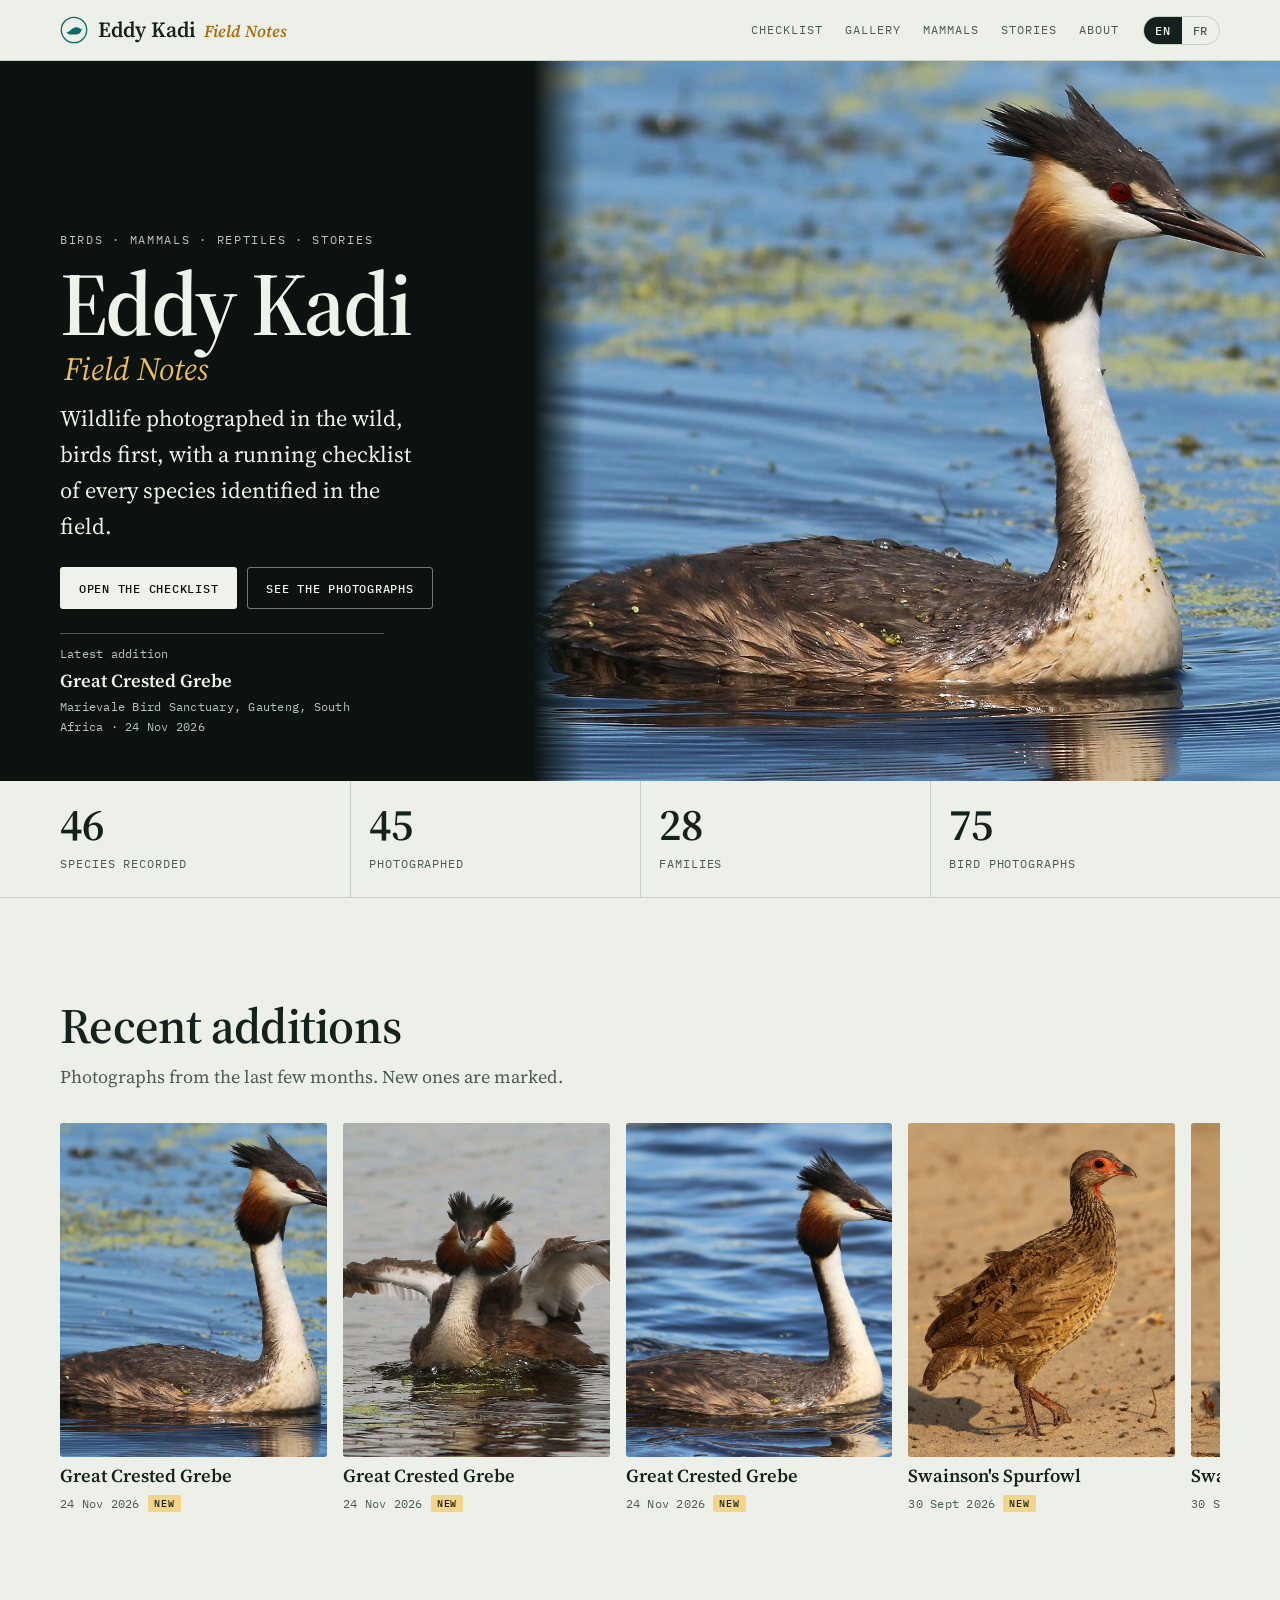
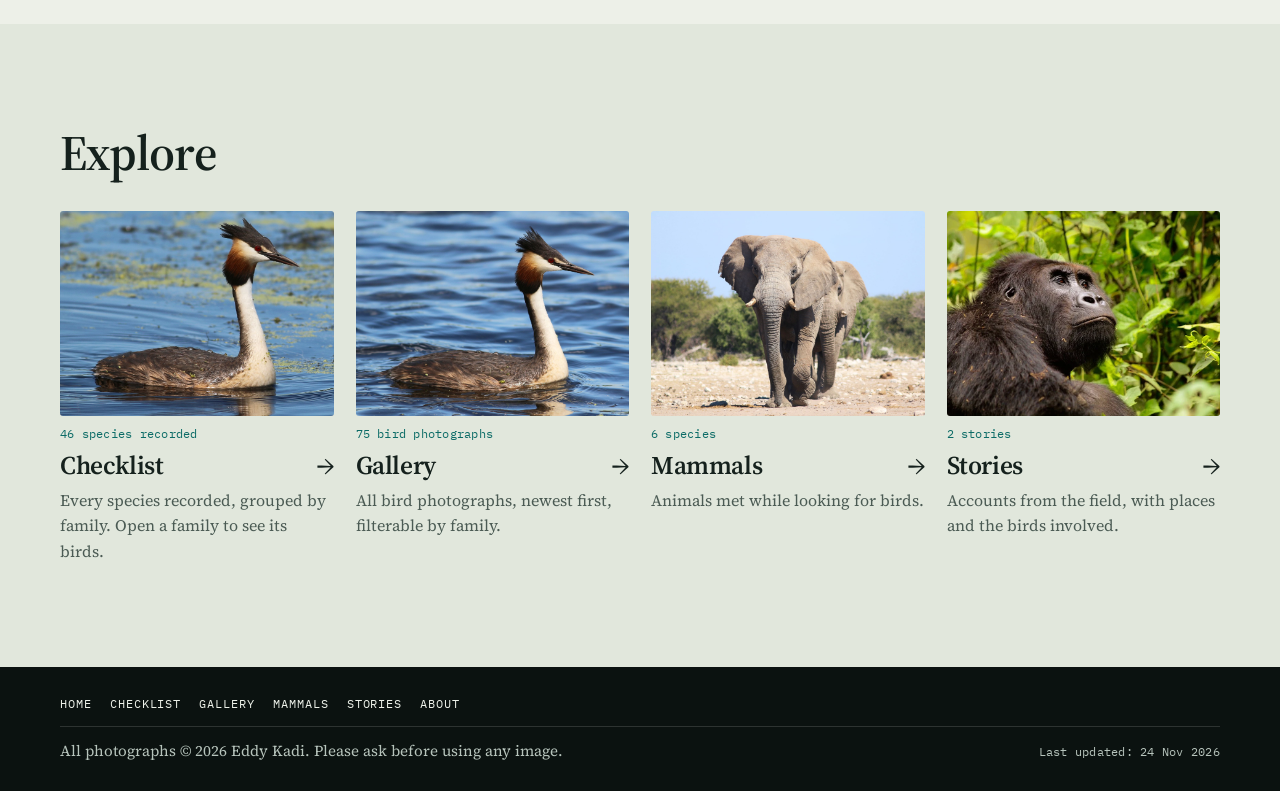
<file: index.html>
<!doctype html>
<html lang="en">
<head>
<meta charset="utf-8">
<meta name="viewport" content="width=device-width, initial-scale=1, viewport-fit=cover">
<title>Eddy Kadi: Field Notes</title>
<meta name="description" content="Eddy Kadi: Field Notes. Birds, mammals, reptiles and stories from the field, with a species checklist. Carnets de terrain : oiseaux, mammifères, reptiles et récits.">
<link rel="preconnect" href="https://fonts.googleapis.com">
<link rel="preconnect" href="https://fonts.gstatic.com" crossorigin>
<link rel="stylesheet" href="https://fonts.googleapis.com/css2?family=Source+Serif+4:ital,opsz,wght@0,8..60,400;0,8..60,500;0,8..60,600;0,8..60,700;1,8..60,400;1,8..60,500&family=IBM+Plex+Mono:wght@400;500&display=swap">
<link rel="stylesheet" href="assets/css/site.css?v=20261119b">
</head>
<body>
<div id="site-header"></div>
<main id="main" data-page="home">
  <section class="hero">
    <div class="hero-photo" id="hero-photo"></div>
    <div class="wrap hero-in">
      <p class="kicker" data-t="hero.kicker"></p>
      <h1 class="hero-name"><span data-site-name>Eddy Kadi</span><span class="hero-sub" data-t="brand.sub">Field Notes</span></h1>
      <p class="hero-lede" data-t="hero.lede"></p>
      <div class="hero-actions">
        <a class="btn btn-solid" href="checklist.html" data-t="hero.cta.checklist"></a>
        <a class="btn btn-ghost" href="gallery.html" data-t="hero.cta.gallery"></a>
      </div>
      <div class="hero-caption" id="hero-caption"></div>
    </div>
  </section>

  <section class="stats" aria-label="Summary">
    <div class="wrap stats-in" id="stats"></div>
  </section>

  <section class="section">
    <div class="wrap">
      <header class="sec-head">
        <h2 data-t="recent.title"></h2>
        <p data-t="recent.sub"></p>
      </header>
      <div class="recent-strip" id="recent-strip"></div>
    </div>
  </section>

  <section class="section section-alt">
    <div class="wrap">
      <header class="sec-head">
        <h2 data-t="explore.title"></h2>
      </header>
      <div class="explore" id="explore"></div>
    </div>
  </section>
</main>
<div id="site-footer"></div>
<script src="assets/js/content.js?v=20261119b"></script>
<script src="assets/js/i18n.js?v=20261119b"></script>
<script src="assets/js/app.js?v=20261119b"></script>
</body>
</html>
</file>
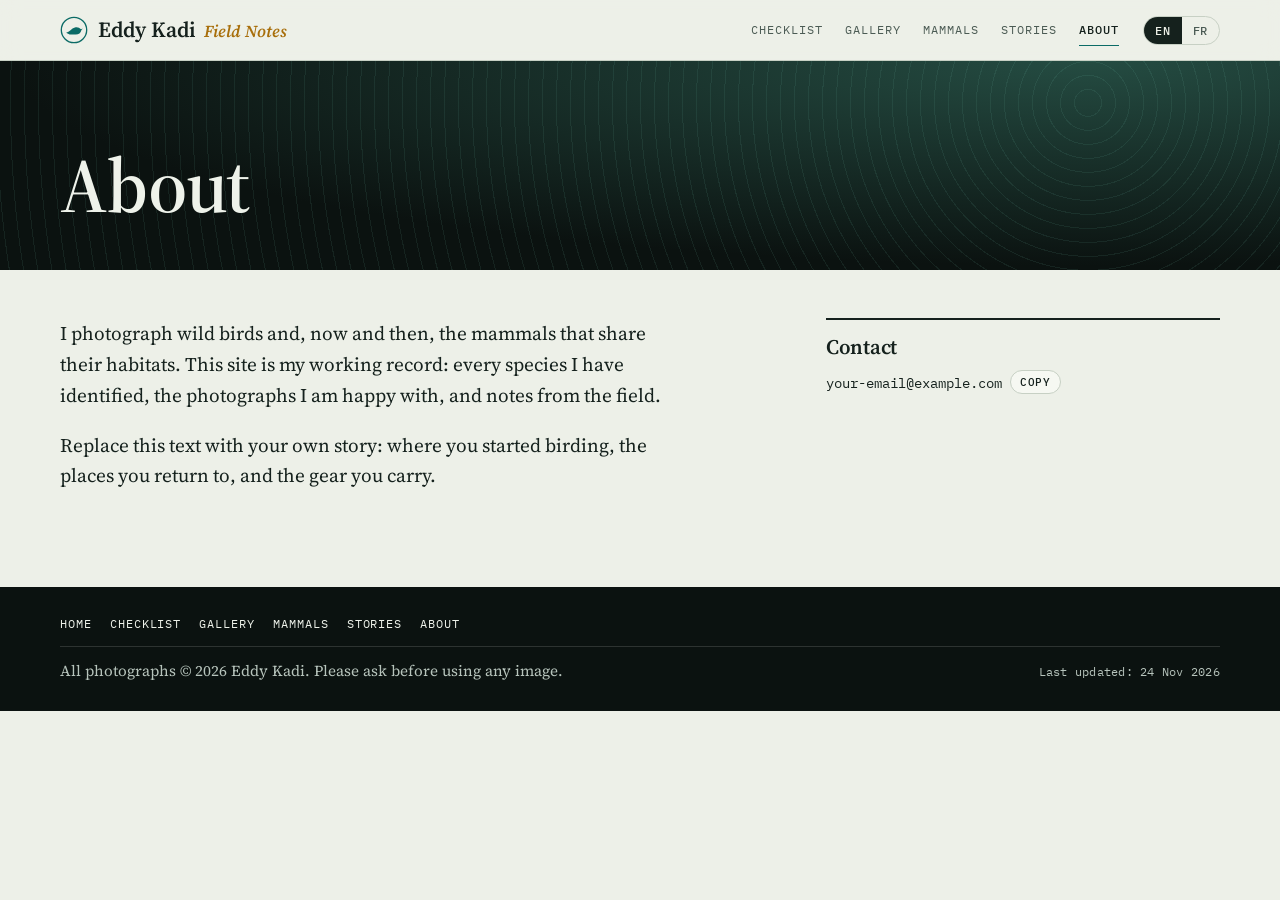
<file: about.html>
<!doctype html>
<html lang="en">
<head>
<meta charset="utf-8">
<meta name="viewport" content="width=device-width, initial-scale=1, viewport-fit=cover">
<title>About · Eddy Kadi: Field Notes</title>
<meta name="description" content="Eddy Kadi: Field Notes. Birds, mammals, reptiles and stories from the field, with a species checklist. Carnets de terrain : oiseaux, mammifères, reptiles et récits.">
<link rel="preconnect" href="https://fonts.googleapis.com">
<link rel="preconnect" href="https://fonts.gstatic.com" crossorigin>
<link rel="stylesheet" href="https://fonts.googleapis.com/css2?family=Source+Serif+4:ital,opsz,wght@0,8..60,400;0,8..60,500;0,8..60,600;0,8..60,700;1,8..60,400;1,8..60,500&family=IBM+Plex+Mono:wght@400;500&display=swap">
<link rel="stylesheet" href="assets/css/site.css?v=20261119b">
</head>
<body>
<div id="site-header"></div>
<main id="main" data-page="about">
  <header class="page-head">
    <div class="wrap">
      <h1 data-t="about.title"></h1>
    </div>
  </header>

  <section class="section section-tight">
    <div class="wrap about">
      <div id="about-body" class="prose"></div>
      <aside class="contact" id="contact"></aside>
    </div>
  </section>
</main>
<div id="site-footer"></div>
<script src="assets/js/content.js?v=20261119b"></script>
<script src="assets/js/i18n.js?v=20261119b"></script>
<script src="assets/js/app.js?v=20261119b"></script>
</body>
</html>
</file>
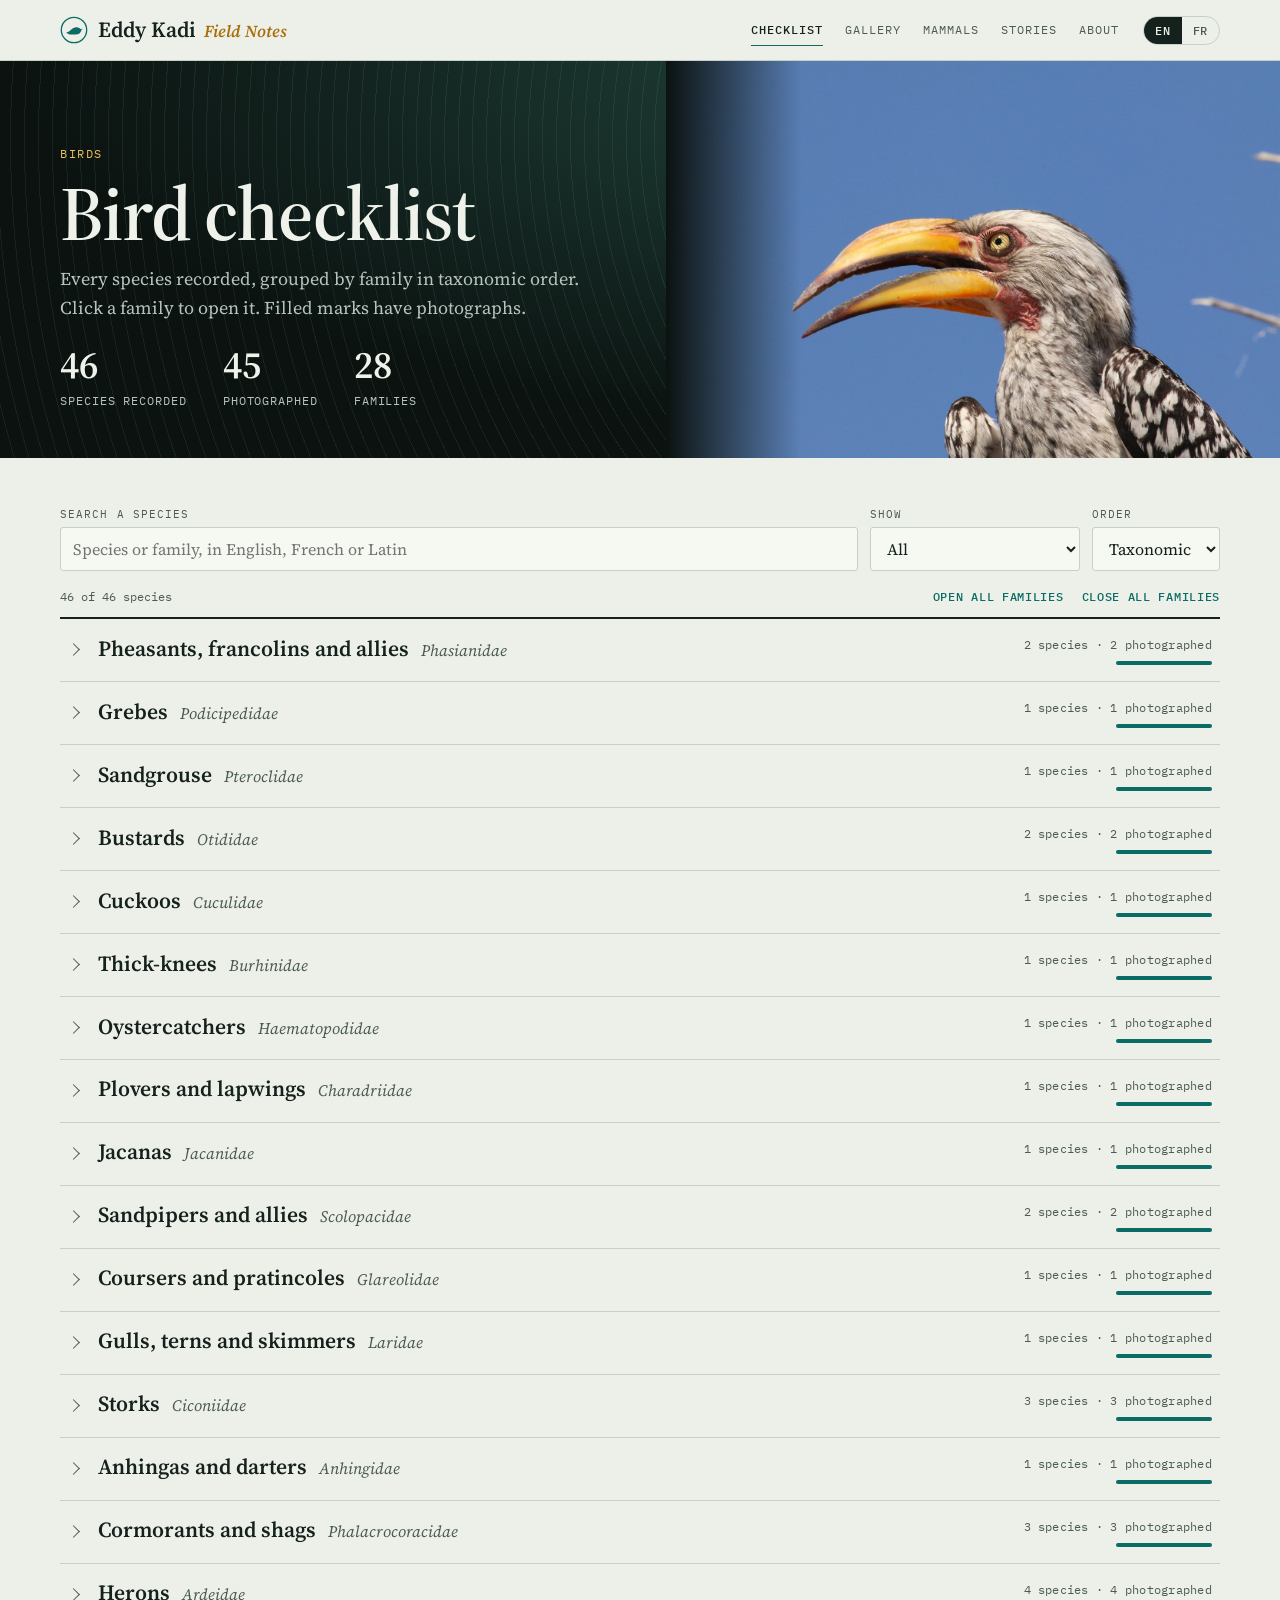
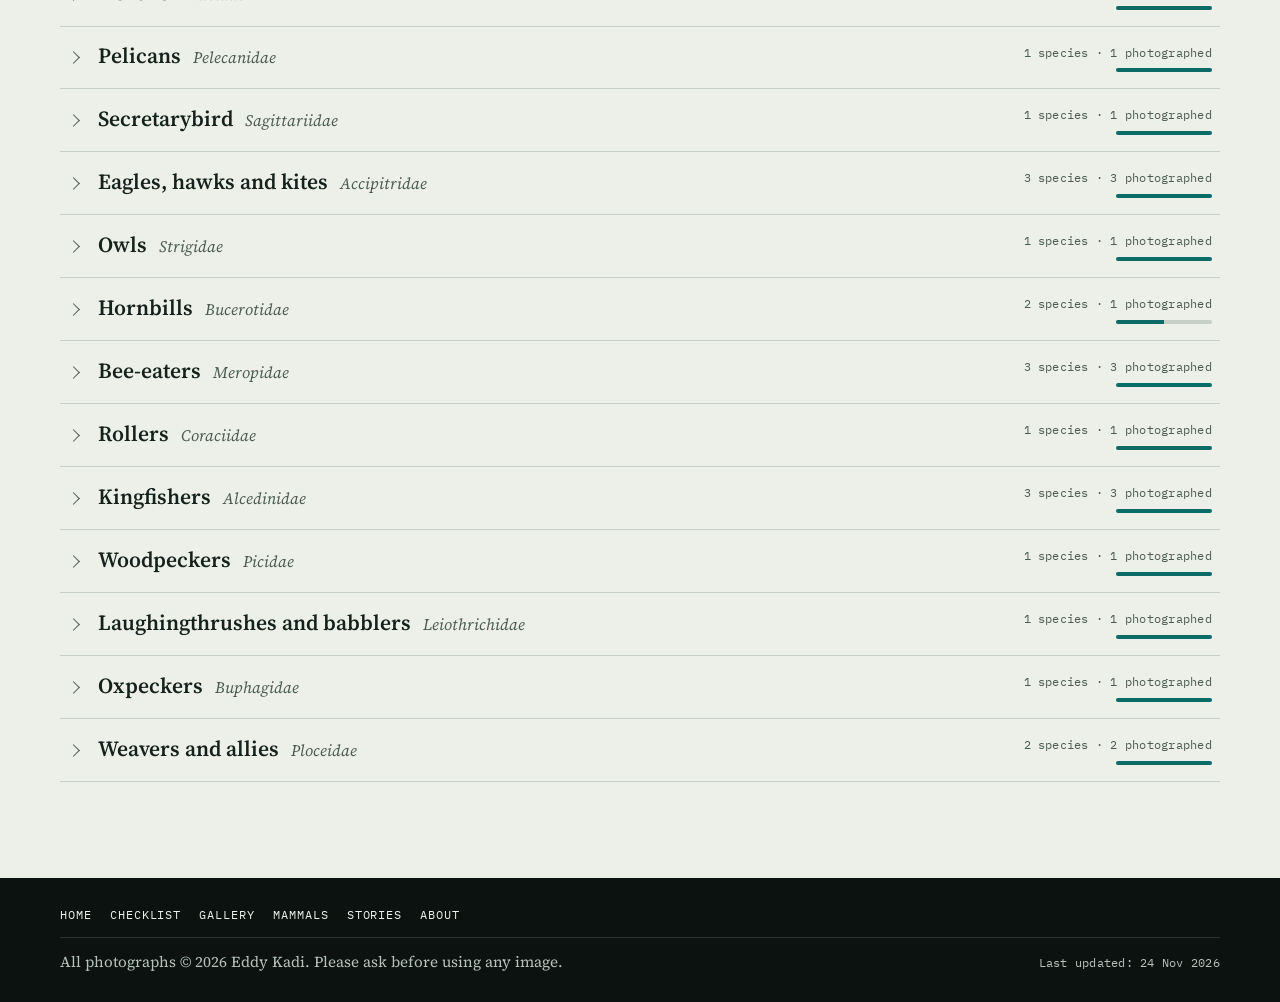
<file: checklist.html>
<!doctype html>
<html lang="en">
<head>
<meta charset="utf-8">
<meta name="viewport" content="width=device-width, initial-scale=1, viewport-fit=cover">
<title>Bird checklist · Eddy Kadi: Field Notes</title>
<meta name="description" content="Eddy Kadi: Field Notes. Birds, mammals, reptiles and stories from the field, with a species checklist. Carnets de terrain : oiseaux, mammifères, reptiles et récits.">
<link rel="preconnect" href="https://fonts.googleapis.com">
<link rel="preconnect" href="https://fonts.gstatic.com" crossorigin>
<link rel="stylesheet" href="https://fonts.googleapis.com/css2?family=Source+Serif+4:ital,opsz,wght@0,8..60,400;0,8..60,500;0,8..60,600;0,8..60,700;1,8..60,400;1,8..60,500&family=IBM+Plex+Mono:wght@400;500&display=swap">
<link rel="stylesheet" href="assets/css/site.css?v=20261119b">
</head>
<body>
<div id="site-header"></div>
<main id="main" data-page="checklist">
  <header class="page-head">
    <div class="page-head-photo" id="cl-photo"></div>
    <div class="wrap">
      <p class="eyebrow" data-t="nav.birds"></p>
      <h1 data-t="checklist.title"></h1>
      <p data-t="checklist.sub"></p>
      <div class="page-stats" id="cl-stats"></div>
    </div>
  </header>

  <section class="section section-tight">
    <div class="wrap">
      <form class="filters" id="cl-filters" autocomplete="off">
        <label class="field field-grow">
          <span data-t="checklist.search"></span>
          <input type="search" id="cl-q" data-ph="checklist.searchPh">
        </label>
        <label class="field">
          <span data-t="checklist.show"></span>
          <select id="cl-status">
            <option value="all" data-t="checklist.all"></option>
            <option value="photo" data-t="checklist.photographed"></option>
            <option value="nophoto" data-t="checklist.notYet"></option>
          </select>
        </label>
        <label class="field">
          <span data-t="checklist.sort"></span>
          <select id="cl-sort">
            <option value="taxo" data-t="checklist.taxo"></option>
            <option value="alpha" data-t="checklist.alpha"></option>
          </select>
        </label>
      </form>
      <div class="cl-tools">
        <p class="cl-count" id="cl-count" aria-live="polite"></p>
        <div class="cl-fold" id="cl-tools-fold">
          <button type="button" class="link-btn" id="cl-expand" data-t="checklist.expand"></button>
          <button type="button" class="link-btn" id="cl-collapse" data-t="checklist.collapse"></button>
        </div>
      </div>
      <div class="checklist" id="checklist-body"></div>
    </div>
  </section>
</main>
<div id="site-footer"></div>
<script src="assets/js/content.js?v=20261119b"></script>
<script src="assets/js/i18n.js?v=20261119b"></script>
<script src="assets/js/app.js?v=20261119b"></script>
</body>
</html>
</file>
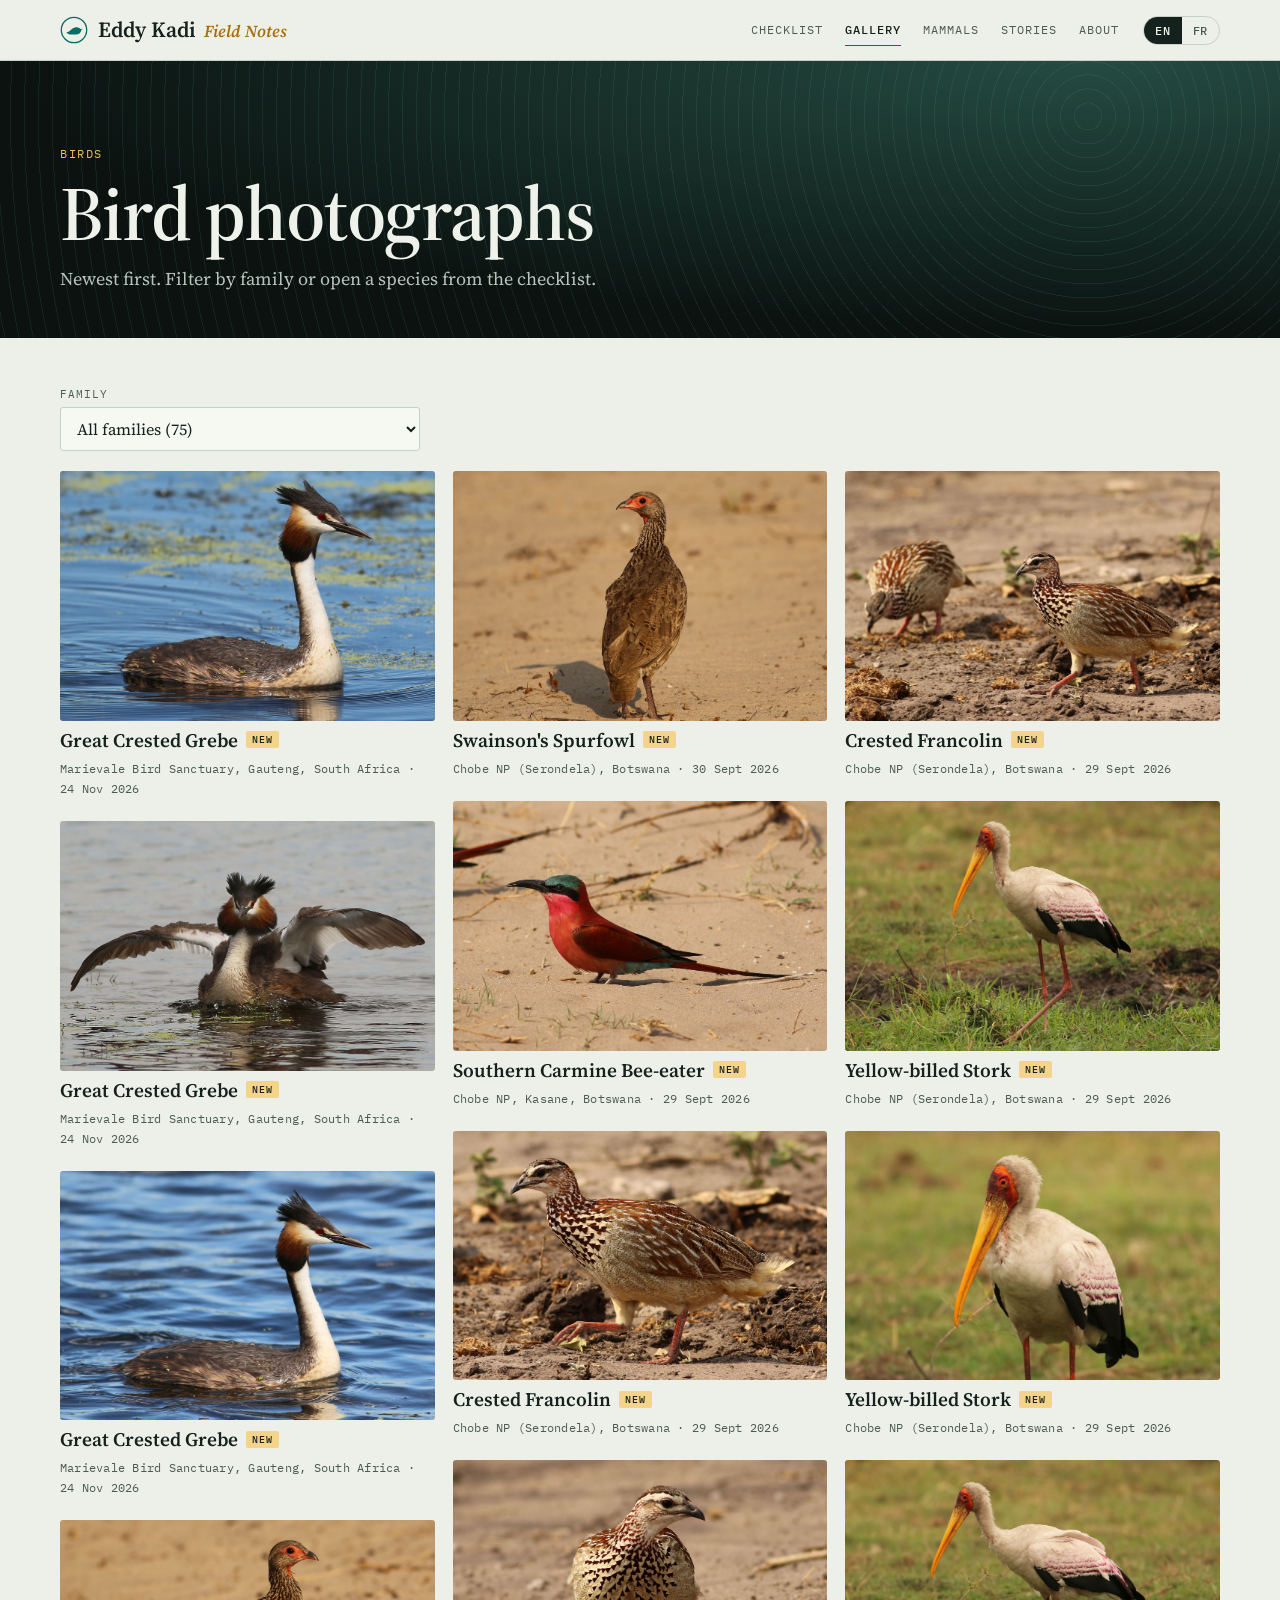
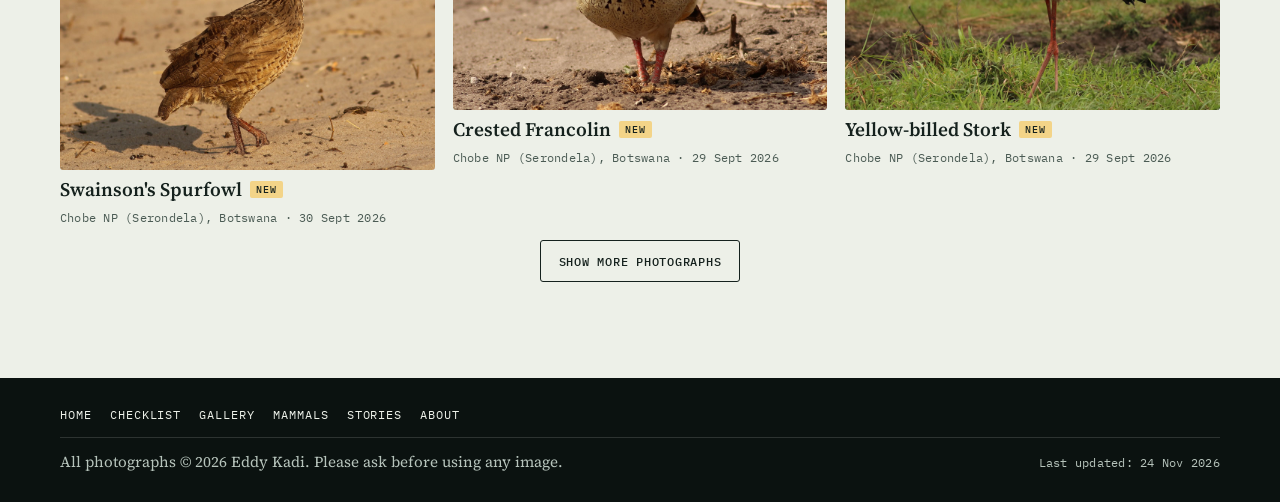
<file: gallery.html>
<!doctype html>
<html lang="en">
<head>
<meta charset="utf-8">
<meta name="viewport" content="width=device-width, initial-scale=1, viewport-fit=cover">
<title>Bird photographs · Eddy Kadi: Field Notes</title>
<meta name="description" content="Eddy Kadi: Field Notes. Birds, mammals, reptiles and stories from the field, with a species checklist. Carnets de terrain : oiseaux, mammifères, reptiles et récits.">
<link rel="preconnect" href="https://fonts.googleapis.com">
<link rel="preconnect" href="https://fonts.gstatic.com" crossorigin>
<link rel="stylesheet" href="https://fonts.googleapis.com/css2?family=Source+Serif+4:ital,opsz,wght@0,8..60,400;0,8..60,500;0,8..60,600;0,8..60,700;1,8..60,400;1,8..60,500&family=IBM+Plex+Mono:wght@400;500&display=swap">
<link rel="stylesheet" href="assets/css/site.css?v=20261119b">
</head>
<body>
<div id="site-header"></div>
<main id="main" data-page="gallery">
  <header class="page-head">
    <div class="wrap">
      <p class="eyebrow" data-t="nav.birds"></p>
      <h1 data-t="gallery.title"></h1>
      <p data-t="gallery.sub"></p>
    </div>
  </header>

  <section class="section section-tight">
    <div class="wrap">
      <div id="gal-filter" class="gal-filter"></div>
      <div class="species-pin" id="gal-pin" hidden></div>
      <div class="masonry" id="gal-grid"></div>
      <div class="more"><button type="button" class="btn btn-ghost-ink" id="gal-more" data-t="gallery.more"></button></div>
    </div>
  </section>
</main>
<div id="site-footer"></div>
<script src="assets/js/content.js?v=20261119b"></script>
<script src="assets/js/i18n.js?v=20261119b"></script>
<script src="assets/js/app.js?v=20261119b"></script>
</body>
</html>
</file>
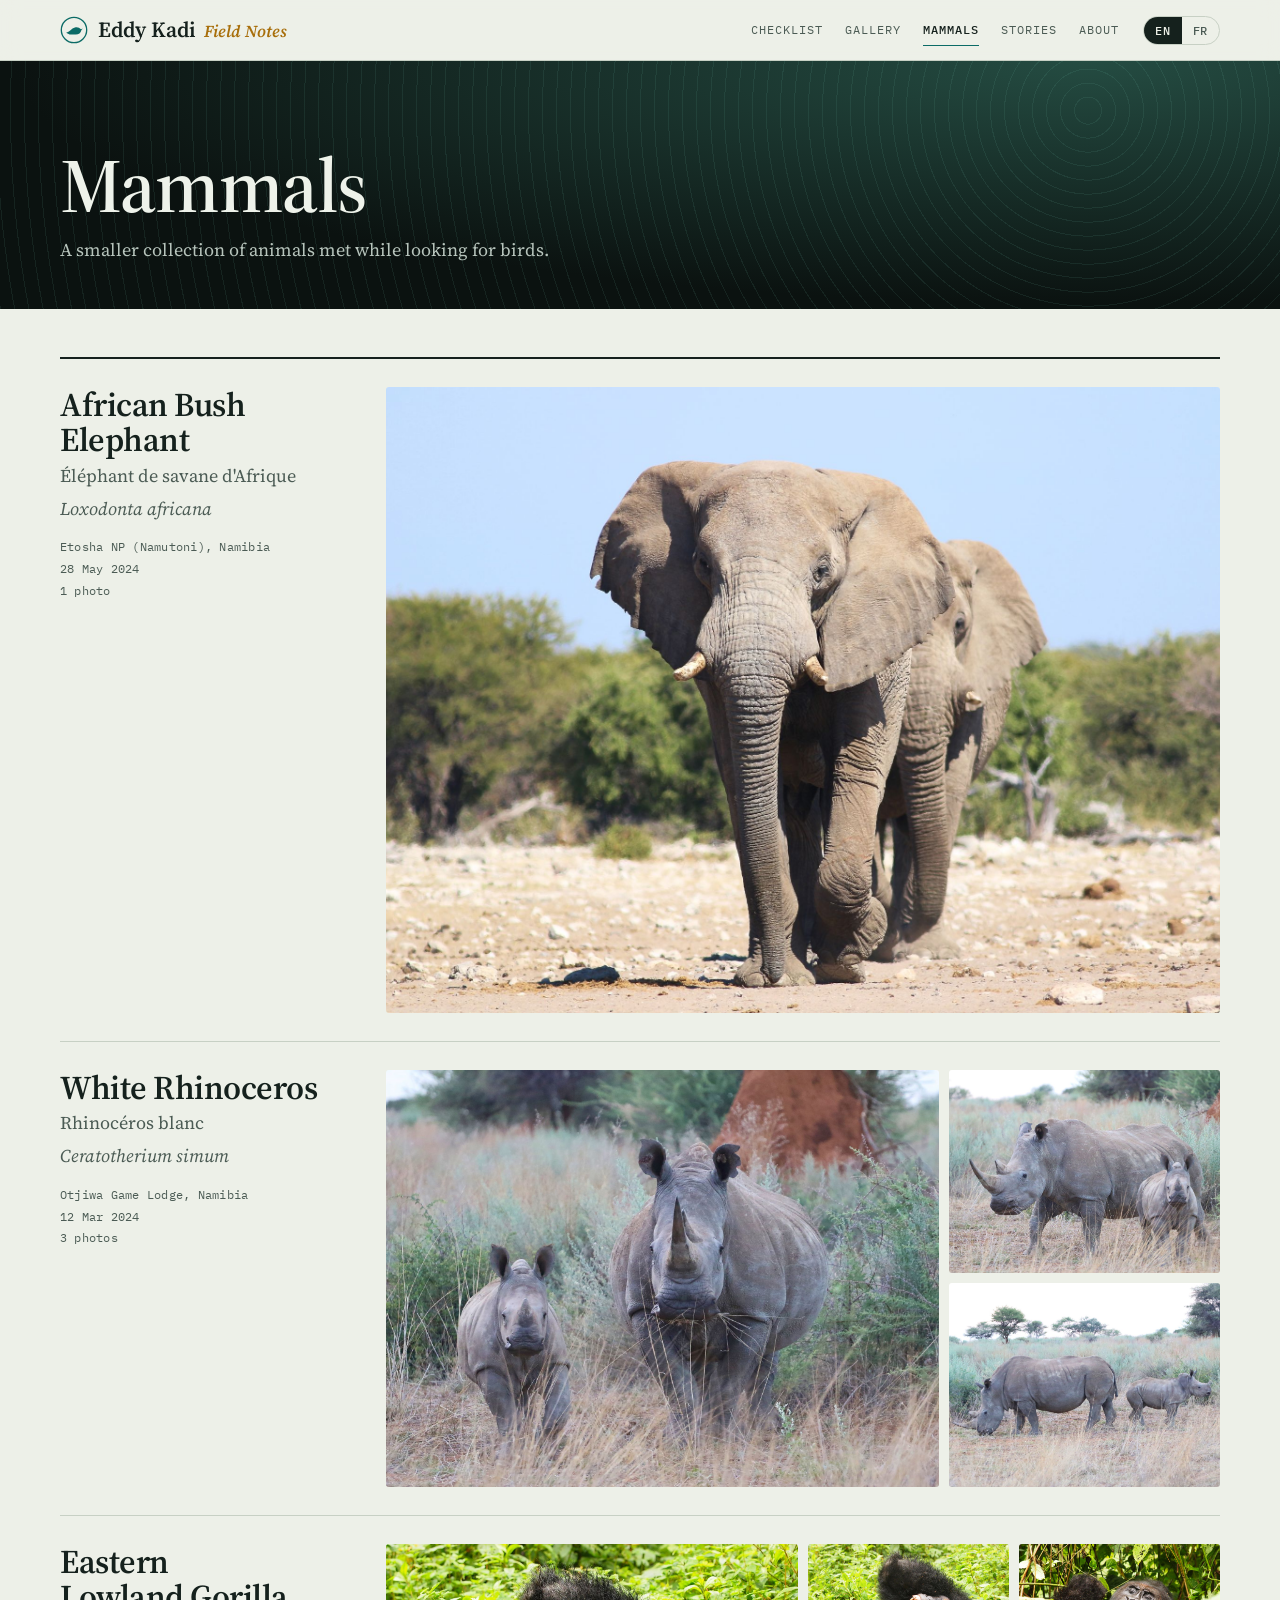
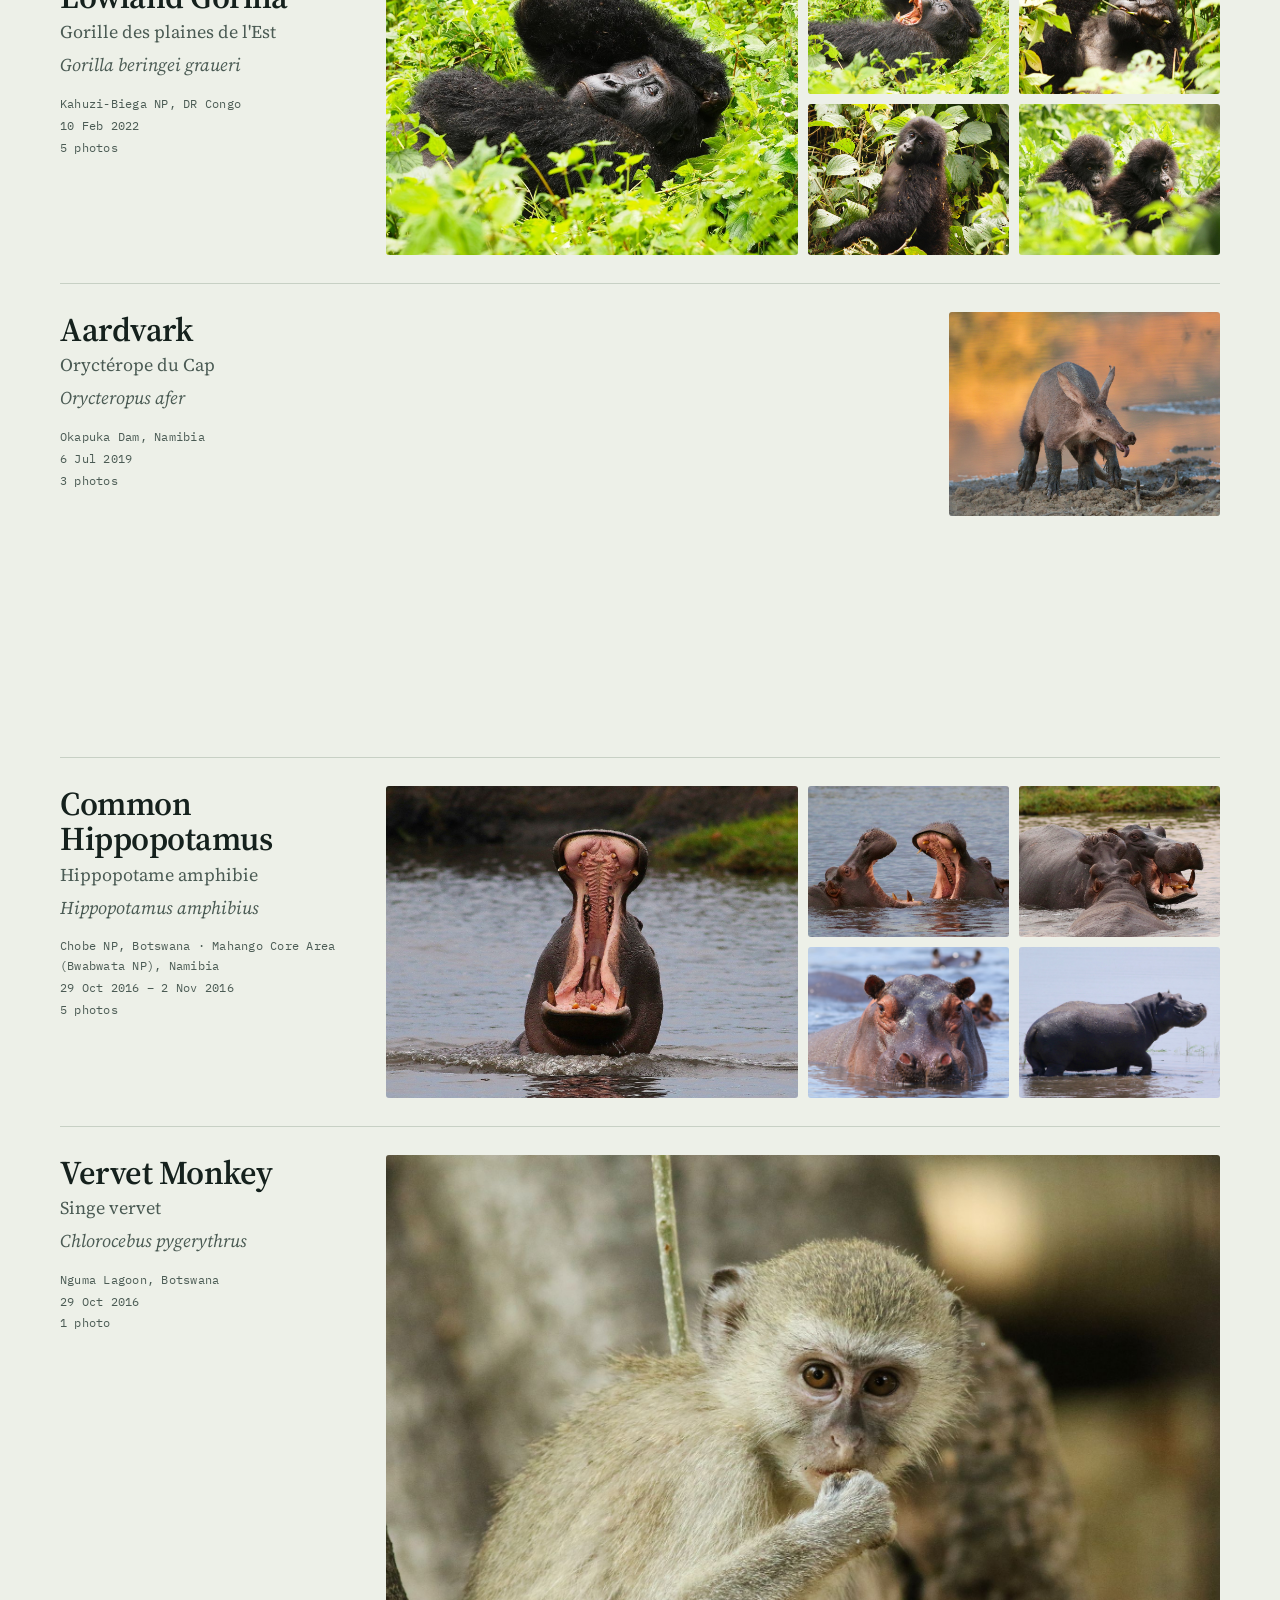
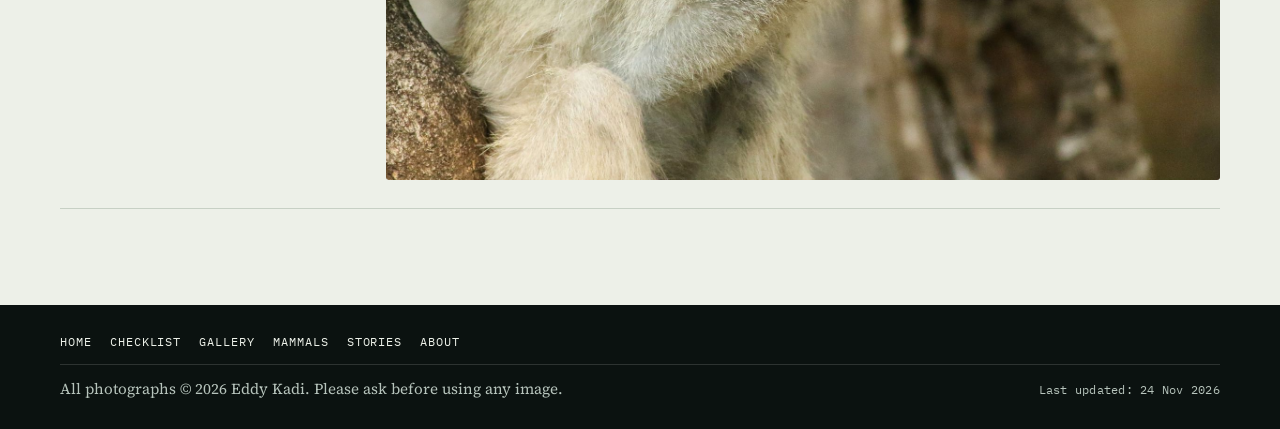
<file: mammals.html>
<!doctype html>
<html lang="en">
<head>
<meta charset="utf-8">
<meta name="viewport" content="width=device-width, initial-scale=1, viewport-fit=cover">
<title>Mammals · Eddy Kadi: Field Notes</title>
<meta name="description" content="Eddy Kadi: Field Notes. Birds, mammals, reptiles and stories from the field, with a species checklist. Carnets de terrain : oiseaux, mammifères, reptiles et récits.">
<link rel="preconnect" href="https://fonts.googleapis.com">
<link rel="preconnect" href="https://fonts.gstatic.com" crossorigin>
<link rel="stylesheet" href="https://fonts.googleapis.com/css2?family=Source+Serif+4:ital,opsz,wght@0,8..60,400;0,8..60,500;0,8..60,600;0,8..60,700;1,8..60,400;1,8..60,500&family=IBM+Plex+Mono:wght@400;500&display=swap">
<link rel="stylesheet" href="assets/css/site.css?v=20261119b">
</head>
<body>
<div id="site-header"></div>
<main id="main" data-page="mammals">
  <header class="page-head">
    <div class="wrap">
      <h1 data-t="mammals.title"></h1>
      <p data-t="mammals.sub"></p>
    </div>
  </header>

  <section class="section section-tight">
    <div class="wrap">
      <div class="mammal-grid" id="mammal-grid"></div>
    </div>
  </section>
</main>
<div id="site-footer"></div>
<script src="assets/js/content.js?v=20261119b"></script>
<script src="assets/js/i18n.js?v=20261119b"></script>
<script src="assets/js/app.js?v=20261119b"></script>
</body>
</html>
</file>
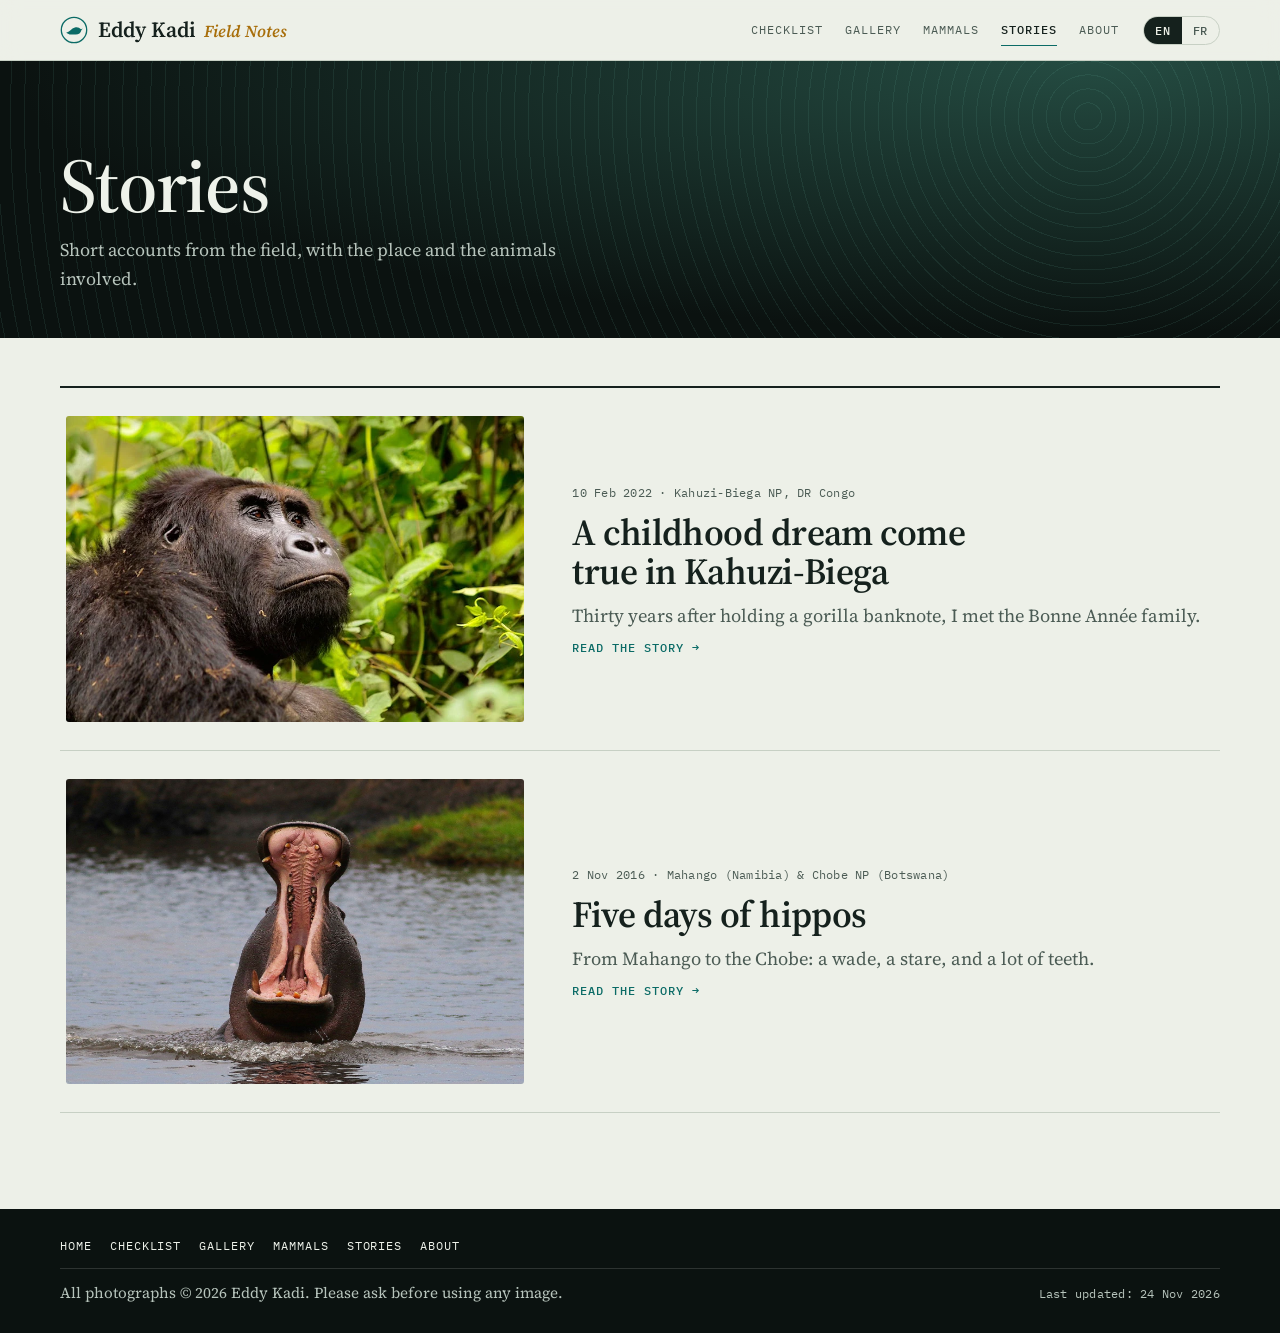
<file: stories.html>
<!doctype html>
<html lang="en">
<head>
<meta charset="utf-8">
<meta name="viewport" content="width=device-width, initial-scale=1, viewport-fit=cover">
<title>Stories · Eddy Kadi: Field Notes</title>
<meta name="description" content="Eddy Kadi: Field Notes. Birds, mammals, reptiles and stories from the field, with a species checklist. Carnets de terrain : oiseaux, mammifères, reptiles et récits.">
<link rel="preconnect" href="https://fonts.googleapis.com">
<link rel="preconnect" href="https://fonts.gstatic.com" crossorigin>
<link rel="stylesheet" href="https://fonts.googleapis.com/css2?family=Source+Serif+4:ital,opsz,wght@0,8..60,400;0,8..60,500;0,8..60,600;0,8..60,700;1,8..60,400;1,8..60,500&family=IBM+Plex+Mono:wght@400;500&display=swap">
<link rel="stylesheet" href="assets/css/site.css?v=20261119b">
</head>
<body>
<div id="site-header"></div>
<main id="main" data-page="stories">
  <header class="page-head">
    <div class="wrap">
      <h1 data-t="stories.title"></h1>
      <p data-t="stories.sub"></p>
    </div>
  </header>

  <section class="section section-tight">
    <div class="wrap">
      <div class="story-list" id="story-list"></div>
    </div>
  </section>
</main>
<div id="site-footer"></div>
<script src="assets/js/content.js?v=20261119b"></script>
<script src="assets/js/i18n.js?v=20261119b"></script>
<script src="assets/js/app.js?v=20261119b"></script>
</body>
</html>
</file>
<file: assets/css/site.css>
/* Layout: field-guide page — a dark photographic hero, then alternating
   lichen-paper sections; checklist reads like a ruled notebook tally. */
:root {
  --paper: #edf0e8;      /* lichen-tinted page */
  --paper-2: #e1e7dc;    /* alternate section */
  --card: #f6f8f2;
  --ink: #15211d;        /* deep forest ink */
  --ink-2: #4b5b54;
  --rule: #c7d0c4;
  --accent: #0b6b66;     /* malachite */
  --accent-ink: #ffffff;
  --mark: #a86f0c;       /* weaver yellow, darkened for text on paper */
  --mark-bg: #f3d488;
  --night: #0b1210;      /* hero ground, same in both themes */
  --night-ink: #eef2ea;
  --night-ink-2: #b7c4bc;
  --night-mark: #ecbc5e;  /* warm gold on the dark hero, same in both themes */
  --shadow: 0 1px 2px rgb(10 20 16 / .08), 0 8px 24px rgb(10 20 16 / .08);

  --f-display: "Source Serif 4", "Iowan Old Style", Georgia, serif;
  --f-body: "Source Serif 4", "Iowan Old Style", "Palatino Linotype", Georgia, serif;
  --f-mono: "IBM Plex Mono", ui-monospace, "Cascadia Mono", Consolas, monospace;

  --gutter: clamp(16px, 4vw, 40px);
  --max: 1240px;
  --r: 3px;
}
@media (prefers-color-scheme: dark) {
  :root:not([data-theme="light"]) {
    --paper: #0f1614; --paper-2: #141d1a; --card: #1a2420;
    --ink: #e5ebe2; --ink-2: #9fb0a7; --rule: #2a3833;
    --accent: #52c2b4; --accent-ink: #062320;
    --mark: #e9b44c; --mark-bg: #4a3a12;
    --shadow: 0 1px 2px rgb(0 0 0 / .3), 0 8px 24px rgb(0 0 0 / .3);
    color-scheme: dark;
  }
}
:root[data-theme="dark"] {
  --paper: #0f1614; --paper-2: #141d1a; --card: #1a2420;
  --ink: #e5ebe2; --ink-2: #9fb0a7; --rule: #2a3833;
  --accent: #52c2b4; --accent-ink: #062320;
  --mark: #e9b44c; --mark-bg: #4a3a12;
  --shadow: 0 1px 2px rgb(0 0 0 / .3), 0 8px 24px rgb(0 0 0 / .3);
  color-scheme: dark;
}

*, *::before, *::after { box-sizing: border-box; }
[hidden] { display: none !important; }
html { scroll-behavior: smooth; scroll-padding-top: 72px; }
body {
  margin: 0; background: var(--paper); color: var(--ink);
  font-family: var(--f-body); font-size: 1.125rem; line-height: 1.6;
  font-optical-sizing: auto; -webkit-font-smoothing: antialiased;
  overflow-x: hidden;
}
img { max-width: 100%; display: block; }
a { color: var(--accent); }
h1, h2, h3 { font-family: var(--f-display); font-weight: 600; line-height: 1.06; text-wrap: balance; margin: 0; letter-spacing: -.015em; }
h2 { font-size: clamp(2rem, 4.2vw, 3.1rem); }
h3 { font-size: 1.5rem; }
p { margin: 0; }
.mono { font-family: var(--f-mono); font-size: .78rem; letter-spacing: .02em; }
.sci { font-style: italic; }
:focus-visible { outline: 2px solid var(--mark); outline-offset: 2px; }
.wrap { max-width: var(--max); margin-inline: auto; padding-inline: var(--gutter); }
.skip { position: absolute; left: -999px; top: 8px; background: var(--ink); color: var(--paper); padding: 8px 12px; z-index: 100; }
.skip:focus { left: 8px; }

/* ---- sample notice ---- */
.sample-bar { background: var(--mark-bg); color: var(--ink); font-family: var(--f-mono); font-size: .75rem; text-align: center; padding: 6px var(--gutter); }

/* ---- top bar ---- */
.topbar {
  position: sticky; top: env(safe-area-inset-top, 0px); z-index: 20;
  background: color-mix(in srgb, var(--paper) 88%, transparent);
  backdrop-filter: blur(10px); -webkit-backdrop-filter: blur(10px);
  border-bottom: 1px solid var(--rule);
}
.topbar-in { display: flex; align-items: center; gap: 24px; min-height: 60px; }
.brand { display: flex; align-items: center; gap: 10px; color: var(--ink); text-decoration: none; }
.brand-mark { width: 28px; height: 28px; color: var(--accent); }
.brand-name { font-family: var(--f-display); font-weight: 600; font-size: 1.35rem; display: flex; align-items: baseline; gap: 8px; line-height: 1.1; }
.brand-sub { font-family: var(--f-body); font-style: italic; font-size: 1.05rem; color: var(--mark); }
@media (max-width: 420px) { .brand-sub { display: none; } }
.nav { display: flex; gap: 22px; margin-left: auto; font-family: var(--f-mono); font-size: .78rem; text-transform: uppercase; letter-spacing: .08em; }
.nav a { color: var(--ink-2); text-decoration: none; padding: 6px 0; border-bottom: 1px solid transparent; }
.nav a:hover, .nav a[aria-current="page"] { color: var(--ink); border-bottom-color: var(--accent); }
.nav a[aria-current="page"] { font-weight: 500; }
.lang { display: flex; border: 1px solid var(--rule); border-radius: 99px; overflow: hidden; }
.lang button { font: 500 .72rem var(--f-mono); letter-spacing: .06em; border: 0; background: transparent; color: var(--ink-2); padding: 6px 11px; cursor: pointer; }
.lang button[aria-pressed="true"] { background: var(--ink); color: var(--paper); }
@media (max-width: 860px) {
  .topbar-in { flex-wrap: wrap; gap: 6px 16px; padding-block: 8px; }
  .lang { margin-left: auto; }
  .nav { order: 3; width: 100%; margin: 0; gap: 18px; overflow-x: auto; scrollbar-width: none; }
}
@media (max-width: 420px) {
  .nav { gap: 12px; font-size: .72rem; letter-spacing: .03em; }
}

/* ---- photos & placeholder plates ---- */
.ph { position: relative; overflow: hidden; background: var(--night); isolation: isolate; }
.ph img { position: absolute; inset: 0; width: 100%; height: 100%; object-fit: cover; z-index: 1; transition: transform .6s ease; }
.ph.is-missing img { display: none; }
.ph.is-loaded { background: transparent; }
.ph.is-loaded .plate { display: none; }
.plate {
  position: absolute; inset: 0; display: flex; flex-direction: column; justify-content: flex-end;
  padding: clamp(12px, 3%, 22px); color: var(--night-ink);
  background:
    repeating-radial-gradient(circle at 72% 30%, transparent 0 13px, hsl(var(--h) 40% 60% / .13) 13px 14px),
    radial-gradient(120% 90% at 75% 20%, hsl(var(--h) 45% 32%), hsl(var(--h) 35% 12%) 70%);
}
.plate-tag { font-family: var(--f-mono); font-size: .62rem; letter-spacing: .12em; text-transform: uppercase; color: var(--night-ink-2); margin-bottom: auto; }
.plate-name { font-family: var(--f-display); font-weight: 600; font-size: clamp(1.05rem, 2.2vw, 1.5rem); line-height: 1.1; }
.plate-sci { font-style: italic; font-size: .9rem; color: var(--night-ink-2); }
.plate-file { font-family: var(--f-mono); font-size: .6rem; color: var(--night-ink-2); opacity: .8; margin-top: 6px; word-break: break-all; }

/* ---- hero: text panel beside the photo, so type never covers the subject ---- */
.hero { position: relative; background: var(--night); color: var(--night-ink); display: grid; grid-template-columns: minmax(0, 5fr) minmax(0, 7fr); min-height: clamp(520px, 80vh, 780px); }
.hero-photo { position: relative; grid-column: 2; grid-row: 1; min-height: 100%; }
.hero-photo .ph { position: absolute; inset: 0; }
.hero-photo .plate > * { display: none; }
.hero-photo::after { content: ""; position: absolute; inset: 0; z-index: 2; pointer-events: none; background: linear-gradient(90deg, var(--night) 0, rgb(11 18 16 / 0) 7%); }
.hero-in.wrap { grid-column: 1; grid-row: 1; align-self: end; max-width: none; margin: 0; position: relative; z-index: 3;
  padding-block: 56px 44px; padding-inline: max(var(--gutter), calc((100vw - var(--max)) / 2 + var(--gutter))) clamp(20px, 3vw, 44px);
  display: grid; gap: 16px; }
.kicker { font-family: var(--f-mono); font-size: .76rem; letter-spacing: .14em; text-transform: uppercase; color: var(--night-ink-2); }
.hero-name { font-size: clamp(3.4rem, 7vw, 7.6rem); line-height: .86; letter-spacing: -.03em; display: grid; gap: .12em; }
@media (max-width: 900px) {
  .hero { display: flex; flex-direction: column; min-height: 0; }
  .hero-photo { aspect-ratio: 4 / 3; max-height: 70vh; min-height: 0; }
  .hero-photo::after { background: linear-gradient(180deg, rgb(11 18 16 / 0) 65%, var(--night)); }
  .hero-in.wrap { padding-block: 8px 36px; padding-inline: var(--gutter); }
  .hero-name { font-size: clamp(3.2rem, 15vw, 6rem); }
}
.hero-sub { font-family: var(--f-body); font-style: italic; font-weight: 400; font-size: .36em; letter-spacing: 0; line-height: 1; color: var(--night-mark); padding-left: .12em; }
.hero-lede { max-width: 34ch; font-size: clamp(1.15rem, 2vw, 1.4rem); color: var(--night-ink); }
.hero-actions { display: flex; flex-wrap: wrap; gap: 10px; margin-top: 6px; }
.hero-caption { justify-self: start; text-align: left; max-width: 36ch; margin-top: 8px; border-top: 1px solid rgb(238 242 234 / .3); padding-top: 10px; display: grid; gap: 2px; cursor: pointer; background: none; color: inherit; font: inherit; }
.hero-caption .mono { color: var(--night-ink-2); }
.hero-caption strong { font-family: var(--f-display); font-weight: 600; font-size: 1.15rem; }

.btn { display: inline-flex; align-items: center; gap: 8px; font: 500 .78rem var(--f-mono); letter-spacing: .06em; text-transform: uppercase; text-decoration: none; padding: 12px 18px; border-radius: var(--r); cursor: pointer; border: 1px solid transparent; }
.btn-solid { background: var(--night-ink); color: var(--night); }
.btn-solid:hover { background: var(--mark-bg); }
.btn-ghost { border-color: rgb(238 242 234 / .45); color: var(--night-ink); }
.btn-ghost:hover { border-color: var(--night-ink); }
.btn-ghost-ink { background: transparent; border-color: var(--ink); color: var(--ink); }
.btn-ghost-ink:hover { background: var(--ink); color: var(--paper); }

/* ---- stats ---- */
.stats { border-bottom: 1px solid var(--rule); }
.stats-in { display: grid; grid-template-columns: repeat(4, minmax(0, 1fr)); }
.stat { padding: 22px 0 20px; border-left: 1px solid var(--rule); padding-left: 18px; }
.stat:first-child { border-left: 0; padding-left: 0; }
.stat b { display: block; font-family: var(--f-display); font-weight: 600; font-size: clamp(2rem, 4vw, 2.8rem); line-height: 1; font-variant-numeric: tabular-nums; }
.stat span { font-family: var(--f-mono); font-size: .72rem; letter-spacing: .08em; text-transform: uppercase; color: var(--ink-2); }
@media (max-width: 640px) {
  .stats-in { grid-template-columns: repeat(2, minmax(0, 1fr)); }
  .stat:nth-child(3) { border-left: 0; padding-left: 0; }
  .stat:nth-child(n+3) { border-top: 1px solid var(--rule); }
}

/* ---- inner page header: a short dark band carrying the hero's contour texture ---- */
.page-head {
  --h: 165;
  background:
    repeating-radial-gradient(circle at 85% 20%, transparent 0 13px, hsl(var(--h) 40% 60% / .1) 13px 14px),
    radial-gradient(120% 140% at 85% 0%, hsl(var(--h) 35% 22%), var(--night) 70%);
  color: var(--night-ink); padding-block: clamp(44px, 7vw, 84px) clamp(30px, 4vw, 44px);
}
.page-head .wrap { display: grid; gap: 10px; }
/* Checklist page: a photo fills the right side of the dark header, fading into it. */
.page-head { position: relative; overflow: hidden; }
.page-head-photo { display: none; }
.page-head.has-photo .page-head-photo { display: block; position: absolute; top: 0; right: 0; bottom: 0; width: 48%; }
.page-head-photo .ph { position: absolute; inset: 0; }
.page-head-photo .plate > * { display: none; }
.page-head-photo::after { content: ""; position: absolute; inset: 0; z-index: 2; pointer-events: none; background: linear-gradient(90deg, var(--night) 0, rgb(11 18 16 / 0) 22%); }
.page-head.has-photo .wrap { position: relative; z-index: 3; }
.page-head.has-photo .wrap > * { max-width: min(52%, 60ch); }
@media (max-width: 760px) {
  .page-head.has-photo { padding-top: 0; }
  .page-head.has-photo .page-head-photo { position: relative; width: auto; aspect-ratio: 16 / 10; margin-bottom: 22px; }
  .page-head-photo::after { background: linear-gradient(180deg, rgb(11 18 16 / 0) 70%, var(--night)); }
  .page-head.has-photo .wrap > * { max-width: none; }
}
.page-head h1 { font-size: clamp(2.6rem, 7vw, 4.8rem); }
.page-head p { color: var(--night-ink-2); max-width: 60ch; }
.page-head .eyebrow { color: var(--night-mark); }
.page-stats { display: flex; flex-wrap: wrap; gap: 14px 36px; margin-top: 14px; }
.page-stats .stat { border: 0; padding: 0; }
.page-stats .stat b { font-size: clamp(1.8rem, 3.5vw, 2.4rem); }
.page-stats .stat span { color: var(--night-ink-2); }

/* ---- home: explore cards ---- */
.explore { display: grid; grid-template-columns: repeat(auto-fit, minmax(min(100%, 240px), 1fr)); gap: 22px; }
.ex-card { display: grid; gap: 8px; align-content: start; color: inherit; text-decoration: none; }
.ex-card .ph { aspect-ratio: 4 / 3; border-radius: var(--r); }
.ex-card:hover .ph img { transform: scale(1.03); }
.ex-card h3 { font-size: 1.6rem; display: flex; justify-content: space-between; gap: 8px; }
.ex-card:hover h3 { color: var(--accent); }
.ex-card p { color: var(--ink-2); font-size: 1rem; }
.ex-num { color: var(--accent); }

/* ---- sections ---- */
.section { padding-block: clamp(56px, 8vw, 104px); }
.section-tight { padding-block: clamp(28px, 4vw, 48px) clamp(56px, 8vw, 96px); }
.gal-filter { margin-bottom: 4px; }
.gal-filter .field { max-width: 360px; margin-bottom: 20px; }
a.chip { text-decoration: none; display: inline-block; }
.section-alt { background: var(--paper-2); }
.sec-head { display: grid; gap: 10px; margin-bottom: 32px; max-width: 62ch; }
.sec-head > p:not(.eyebrow) { color: var(--ink-2); }
.eyebrow { font-family: var(--f-mono); font-size: .72rem; letter-spacing: .14em; text-transform: uppercase; color: var(--accent); }
.new-tag { display: inline-block; font: 500 .6rem var(--f-mono); letter-spacing: .1em; text-transform: uppercase; background: var(--mark-bg); color: var(--ink); padding: 2px 6px; border-radius: 2px; vertical-align: middle; }

/* ---- recent strip ---- */
.recent-strip { display: grid; grid-auto-flow: column; grid-auto-columns: clamp(200px, 23%, 280px); gap: 16px; overflow-x: auto; padding-bottom: 8px; scroll-snap-type: x mandatory; }
.recent-strip .tile { scroll-snap-align: start; }
.tile { display: grid; gap: 8px; text-align: left; background: none; border: 0; padding: 0; color: inherit; font: inherit; cursor: pointer; min-width: 0; }
.tile .ph { aspect-ratio: 4 / 5; border-radius: var(--r); }
.tile:hover .ph img { transform: scale(1.03); }
.tile-name { font-family: var(--f-display); font-weight: 600; font-size: 1.15rem; line-height: 1.15; }
.tile-meta { color: var(--ink-2); display: flex; gap: 8px; align-items: center; flex-wrap: wrap; }

/* ---- filters ---- */
.filters { display: flex; flex-wrap: wrap; gap: 12px; align-items: end; margin-bottom: 14px; }
.field { display: grid; gap: 4px; min-width: 0; }
.field-grow { flex: 1 1 260px; }
.field span { font-family: var(--f-mono); font-size: .68rem; letter-spacing: .1em; text-transform: uppercase; color: var(--ink-2); }
.field input, .field select {
  font: inherit; font-size: 1rem; color: var(--ink); background: var(--card);
  border: 1px solid var(--rule); border-radius: var(--r); padding: 0 12px; height: 44px; min-width: 0; max-width: 100%;
}
.field input:focus, .field select:focus { border-color: var(--accent); outline: none; box-shadow: 0 0 0 3px color-mix(in srgb, var(--accent) 25%, transparent); }
.cl-count { font-family: var(--f-mono); font-size: .75rem; color: var(--ink-2); margin-bottom: 8px; }

/* ---- checklist: each family is a fold-out ---- */
.cl-tools { display: flex; flex-wrap: wrap; justify-content: space-between; align-items: baseline; gap: 8px 20px; margin-bottom: 8px; }
.cl-tools .cl-count { margin: 0; }
.cl-fold { display: flex; gap: 18px; }
.link-btn { font: 500 .72rem var(--f-mono); letter-spacing: .06em; text-transform: uppercase; background: none; border: 0; padding: 4px 0; color: var(--accent); cursor: pointer; border-bottom: 1px solid transparent; }
.link-btn:hover { border-bottom-color: var(--accent); }
.checklist { border-top: 2px solid var(--ink); }
.fam { border-bottom: 1px solid var(--rule); }
.fam > summary { list-style: none; cursor: pointer; display: grid; grid-template-columns: 18px minmax(0, 1fr) auto; align-items: center; gap: 4px 16px; padding: 16px 8px 16px 4px; }
.fam > summary::-webkit-details-marker { display: none; }
.fam > summary:hover { background: color-mix(in srgb, var(--accent) 6%, transparent); }
.fam-chev { width: 9px; height: 9px; border-right: 1.5px solid var(--ink-2); border-bottom: 1.5px solid var(--ink-2); transform: rotate(-45deg); transition: transform .2s ease; justify-self: center; }
.fam[open] > summary .fam-chev { transform: rotate(45deg); }
.fam-title { display: flex; flex-wrap: wrap; align-items: baseline; gap: 2px 12px; min-width: 0; }
.fam-name { font-family: var(--f-display); font-weight: 600; font-size: 1.35rem; line-height: 1.15; }
.fam-title .sci { color: var(--ink-2); font-size: 1rem; }
.fam-meta { display: grid; justify-items: end; gap: 6px; color: var(--ink-2); }
.fam-bar { width: 96px; height: 4px; background: var(--rule); border-radius: 2px; overflow: hidden; }
.fam-bar i { display: block; height: 100%; background: var(--accent); }
.fam-body { padding: 0 0 14px 34px; }
.fam-foot { padding-top: 12px; font: 500 .74rem var(--f-mono); letter-spacing: .05em; text-transform: uppercase; }
.fam-foot a { text-decoration: none; }
.fam-foot a:hover { text-decoration: underline; }
.fam-flat { border-bottom: 1px solid var(--rule); }
@media (max-width: 640px) {
  .fam > summary { grid-template-columns: 18px minmax(0, 1fr); }
  .fam-meta { grid-column: 2; justify-items: start; }
  .fam-body { padding-left: 0; }
}
.sp { display: grid; grid-template-columns: 22px minmax(0, 1.4fr) minmax(0, 1fr) minmax(0, 1.1fr) auto; gap: 4px 16px; align-items: baseline; padding: 9px 0; border-top: 1px dashed var(--rule); }
.sp-mark { width: 12px; height: 12px; border-radius: 50%; border: 1.5px solid var(--accent); align-self: center; }
.sp.has-photo .sp-mark { background: var(--accent); }
.sp-name { font-weight: 500; }
.sp-alt { color: var(--ink-2); font-size: .95rem; display: block; font-weight: 400; }
.sp-sci { font-style: italic; color: var(--ink-2); }
.sp-first { color: var(--ink-2); }
.sp-photos { font: 500 .72rem var(--f-mono); letter-spacing: .04em; text-transform: uppercase; background: none; border: 1px solid var(--rule); color: var(--accent); padding: 5px 10px; border-radius: 99px; cursor: pointer; white-space: nowrap; }
.sp-photos { text-decoration: none; }
.sp-photos:hover { border-color: var(--accent); }
.sp-photos.is-none { color: var(--ink-2); cursor: default; border-style: dashed; }
.sp-photos.is-none:hover { border-color: var(--rule); }
.cl-empty { padding: 24px 0; color: var(--ink-2); }
@media (max-width: 760px) {
  .sp { grid-template-columns: 22px minmax(0, 1fr) auto; }
  .sp-sci, .sp-first { grid-column: 2 / 3; }
  .sp-photos { grid-column: 3; grid-row: 1; }
}

/* ---- gallery ---- */
.chips { display: flex; flex-wrap: wrap; gap: 8px; margin-bottom: 20px; }
.chip { font: 500 .72rem var(--f-mono); letter-spacing: .05em; text-transform: uppercase; background: transparent; color: var(--ink-2); border: 1px solid var(--rule); padding: 7px 12px; border-radius: 99px; cursor: pointer; }
.chip:hover { color: var(--ink); border-color: var(--ink-2); }
.chip[aria-pressed="true"] { background: var(--ink); color: var(--paper); border-color: var(--ink); }
.chip small { opacity: .7; margin-left: 4px; }
.species-pin { display: flex; flex-wrap: wrap; align-items: center; gap: 12px; margin-bottom: 20px; padding: 12px 16px; background: var(--card); border: 1px solid var(--rule); border-radius: var(--r); }
.species-pin strong { font-family: var(--f-display); font-weight: 600; font-size: 1.2rem; }
.species-pin button { margin-left: auto; }
.masonry { columns: 3 300px; column-gap: 18px; }
.masonry .card { break-inside: avoid; margin-bottom: 22px; }
.card { display: grid; gap: 8px; width: 100%; text-align: left; background: none; border: 0; padding: 0; color: inherit; font: inherit; cursor: pointer; }
.card .ph { border-radius: var(--r); }
.card .ph.landscape { aspect-ratio: 3 / 2; }
.card .ph.portrait { aspect-ratio: 4 / 5; }
.card:hover .ph img { transform: scale(1.03); }
.card-name { font-family: var(--f-display); font-weight: 600; font-size: 1.2rem; line-height: 1.15; display: flex; gap: 8px; align-items: center; flex-wrap: wrap; }
.card-meta { color: var(--ink-2); }
.more { display: flex; justify-content: center; margin-top: 12px; }

/* ---- mammals ---- */
/* ---- mammals: one field-guide entry per species ---- */
.mammal-grid { display: grid; border-top: 2px solid var(--ink); }
.mam { display: grid; grid-template-columns: minmax(0, 3fr) minmax(0, 9fr); gap: 16px clamp(20px, 4vw, 48px); padding-block: 28px; border-bottom: 1px solid var(--rule); align-items: start; scroll-margin-top: 80px; }
.mam-head { display: grid; gap: 4px; align-content: start; position: sticky; top: 84px; }
.mam-head h2 { font-size: clamp(1.6rem, 2.6vw, 2.1rem); }
.mam-alt { color: var(--ink-2); }
.mam-head .sci { color: var(--ink-2); }
.mam-meta { display: grid; gap: 2px; margin-top: 10px; color: var(--ink-2); }
.mam-head .new-tag { justify-self: start; margin-top: 6px; }
.mam-photos { display: grid; grid-template-columns: repeat(var(--cols, 3), minmax(0, 1fr)); grid-auto-rows: auto; gap: 10px; }
.mam-thumb { padding: 0; border: 0; background: none; cursor: pointer; display: block; min-width: 0; }
.mam-thumb .ph { aspect-ratio: 4 / 3; border-radius: var(--r); height: 100%; }
.mam-thumb:hover .ph img { transform: scale(1.03); }
/* Three or more photos: the first one is the lead, two columns wide and two rows tall. */
@media (min-width: 761px) {
  .mam-photos.has-lead .mam-thumb:first-child { grid-column: span 2; grid-row: span 2; }
  .mam-photos.has-lead .mam-thumb:first-child .ph { aspect-ratio: auto; min-height: 100%; }
}
@media (max-width: 760px) {
  .mam { grid-template-columns: 1fr; }
  .mam-head { position: static; }
  .mam-photos { grid-template-columns: repeat(2, minmax(0, 1fr)); }
  /* Phone: lead photo full width on its own row, the rest in pairs below. */
  .mam-photos.has-lead .mam-thumb:first-child { grid-column: 1 / -1; }
  .mam-photos.has-lead .mam-thumb:first-child .ph { aspect-ratio: 3 / 2; }
}

/* ---- stories ---- */
.story-list { display: grid; gap: 0; border-top: 2px solid var(--ink); }
.story { display: grid; grid-template-columns: minmax(0, 5fr) minmax(0, 7fr); gap: clamp(18px, 4vw, 48px); padding-block: 28px; border-bottom: 1px solid var(--rule); align-items: center; text-align: left; background: none; border-left: 0; border-right: 0; border-top: 0; color: inherit; font: inherit; cursor: pointer; width: 100%; }
.story .ph { aspect-ratio: 3 / 2; border-radius: var(--r); }
.story-txt { display: grid; gap: 10px; min-width: 0; }
.story h2 { font-size: clamp(1.6rem, 3vw, 2.3rem); }
.story-dek { color: var(--ink-2); font-size: 1.15rem; }
.story-loc { color: var(--ink-2); }
.story-go { font: 500 .74rem var(--f-mono); letter-spacing: .08em; text-transform: uppercase; color: var(--accent); }
.story:hover h2 { text-decoration: underline; text-decoration-thickness: 1px; text-underline-offset: 5px; }
@media (max-width: 700px) { .story { grid-template-columns: 1fr; } }

/* ---- about ---- */
.about { display: grid; grid-template-columns: minmax(0, 7fr) minmax(0, 4fr); gap: clamp(28px, 6vw, 80px); align-items: start; }
.prose { display: grid; gap: 1em; max-width: 62ch; font-size: 1.2rem; }
.contact { border-top: 2px solid var(--ink); padding-top: 16px; display: grid; gap: 12px; }
.contact h2 { font-size: 1.3rem; }
.contact-row { display: flex; flex-wrap: wrap; gap: 8px; align-items: center; }
.contact-row code { font-family: var(--f-mono); font-size: .9rem; user-select: all; word-break: break-all; }
.contact-row button { font: 500 .68rem var(--f-mono); text-transform: uppercase; letter-spacing: .06em; border: 1px solid var(--rule); background: var(--card); color: var(--ink); padding: 4px 9px; border-radius: 99px; cursor: pointer; }
.contact a { font-family: var(--f-mono); font-size: .85rem; }
@media (max-width: 760px) { .about { grid-template-columns: 1fr; } }

/* ---- footer ---- */
.footer { background: var(--night); color: var(--night-ink-2); padding-block: 28px; font-size: .95rem; }
.footer-in { display: flex; flex-wrap: wrap; gap: 8px 24px; justify-content: space-between; align-items: baseline; }
.footer-nav { display: flex; flex-wrap: wrap; gap: 6px 18px; width: 100%; font-family: var(--f-mono); font-size: .74rem; text-transform: uppercase; letter-spacing: .08em; padding-bottom: 12px; border-bottom: 1px solid rgb(238 242 234 / .15); margin-bottom: 4px; }
.footer-nav a { color: var(--night-ink); text-decoration: none; }
.footer-nav a:hover { color: var(--night-mark); }

/* ---- lightbox & reader ---- */
dialog { border: 0; padding: 0; }
.lightbox { width: 100vw; height: 100vh; max-width: 100vw; max-height: 100vh; margin: 0; background: rgb(8 12 11 / .97); color: var(--night-ink); }
.lightbox[open] { display: grid; grid-template-rows: minmax(0, 1fr) auto; }
.lightbox::backdrop, .reader::backdrop { background: rgb(8 12 11 / .7); }
.lb-frame { position: relative; margin: 56px 56px 0; min-height: 0; }
.lb-frame .ph { position: absolute; inset: 0; background: transparent; }
.lb-frame .ph img { object-fit: contain; }
.lb-frame .ph.is-missing { inset: 0; max-width: 900px; margin: auto; aspect-ratio: 3/2; position: relative; max-height: 100%; }
.lb-info { padding: 16px 56px 24px; display: grid; grid-template-columns: minmax(0, 1fr) auto; gap: 4px 24px; max-width: 1100px; margin-inline: auto; width: 100%; }
.lb-info h3 { font-size: 1.6rem; display: flex; gap: 10px; align-items: center; flex-wrap: wrap; }
.lb-info .sci { color: var(--night-ink-2); }
.lb-info .lb-cap { grid-column: 1; max-width: 62ch; }
.lb-info .mono { color: var(--night-ink-2); text-align: right; grid-column: 2; grid-row: 1 / span 3; align-self: start; display: grid; gap: 4px; }
.lb-btn { position: absolute; background: rgb(238 242 234 / .08); color: var(--night-ink); border: 1px solid rgb(238 242 234 / .25); width: 44px; height: 44px; border-radius: 50%; font-size: 1.6rem; line-height: 1; cursor: pointer; display: grid; place-items: center; }
.lb-btn:hover { background: rgb(238 242 234 / .2); }
.lb-close { top: 10px; right: 10px; }
.lb-prev { left: 8px; top: 45%; }
.lb-next { right: 8px; top: 45%; }
@media (max-width: 640px) {
  .lb-frame { margin: 60px 12px 0; }
  .lb-info { padding: 14px 16px 20px; grid-template-columns: 1fr; }
  .lb-info .mono { grid-column: 1; grid-row: auto; text-align: left; }
  .lb-prev, .lb-next { top: auto; bottom: 12px; }
  .lb-prev { left: auto; right: 64px; }
}

.reader { width: min(760px, 100vw); max-height: 92vh; border-radius: 4px; background: var(--paper); color: var(--ink); box-shadow: var(--shadow); }
.reader-close { top: 12px; right: 12px; background: rgb(11 18 16 / .55); }
.reader .ph { aspect-ratio: 16 / 9; }
.reader-in { padding: 28px clamp(18px, 5vw, 48px) 40px; display: grid; gap: 14px; }
.reader-in h2 { font-size: clamp(2rem, 5vw, 2.8rem); }
.reader-in .mono { color: var(--ink-2); }
.story-figs { display: grid; grid-template-columns: repeat(2, minmax(0, 1fr)); gap: 14px; border-top: 1px solid var(--rule); padding-top: 18px; }
.story-fig { margin: 0; display: grid; gap: 6px; align-content: start; }
.story-fig .ph { aspect-ratio: 4 / 3; }
.story-fig.is-portrait .ph { aspect-ratio: 3 / 4; }
.story-fig.is-square .ph { aspect-ratio: 1; }
.story-fig figcaption { font-size: .95rem; color: var(--ink-2); }
@media (max-width: 560px) { .story-figs { grid-template-columns: 1fr; } }
.reader-species { display: flex; flex-wrap: wrap; gap: 8px; border-top: 1px solid var(--rule); padding-top: 14px; }

@media (prefers-reduced-motion: reduce) {
  html { scroll-behavior: auto; }
  .ph img { transition: none; }
}

/* ---- empty states and record links ---- */
.empty-note { font-family: var(--f-body); font-style: italic; color: var(--ink-2); padding: 28px 0; border-top: 1px dashed var(--rule); border-bottom: 1px dashed var(--rule); grid-column: 1 / -1; column-span: all; }
.hero-cap-link { display: grid; gap: 2px; color: inherit; text-decoration: none; }
.hero-cap-link:hover strong { text-decoration: underline; text-underline-offset: 4px; text-decoration-thickness: 1px; }
.sp-first a { color: inherit; text-decoration: none; border-bottom: 1px dotted var(--rule); }
.sp-first a:hover { color: var(--accent); border-bottom-color: var(--accent); }
</file>
